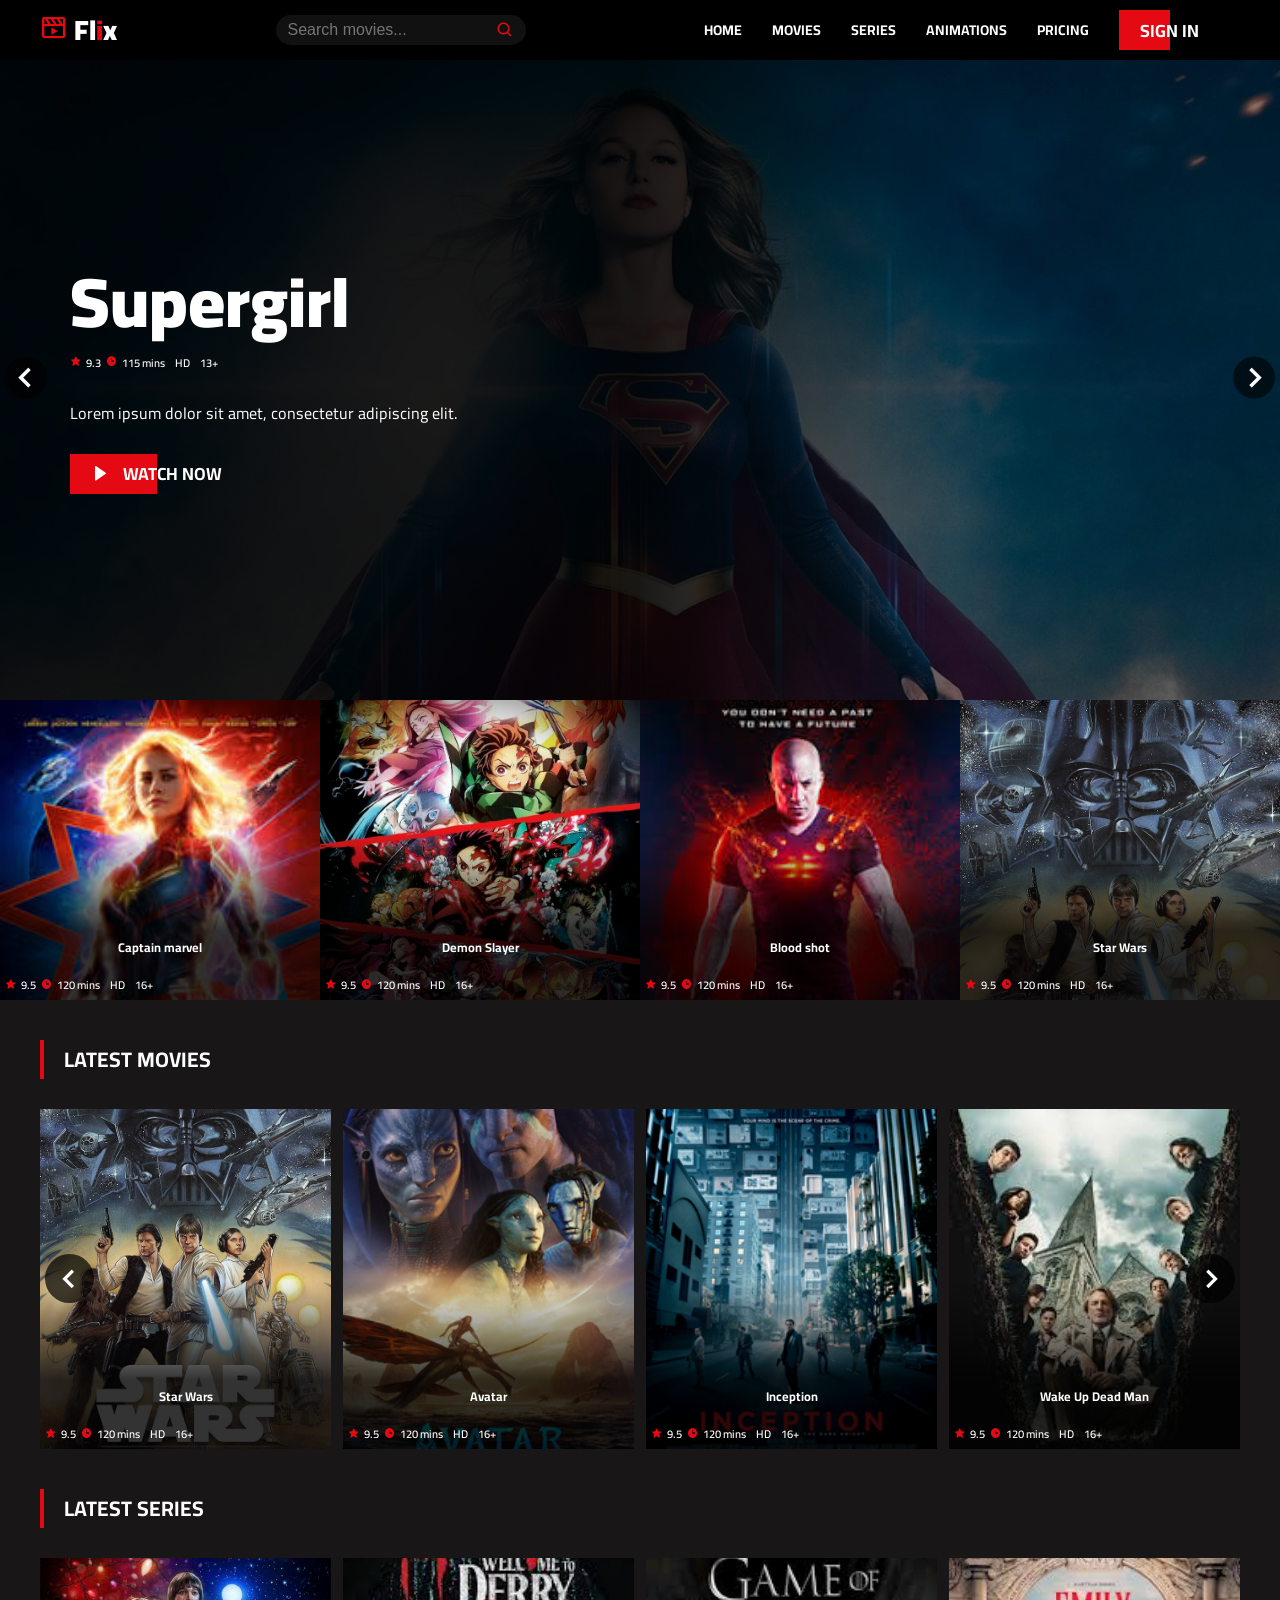
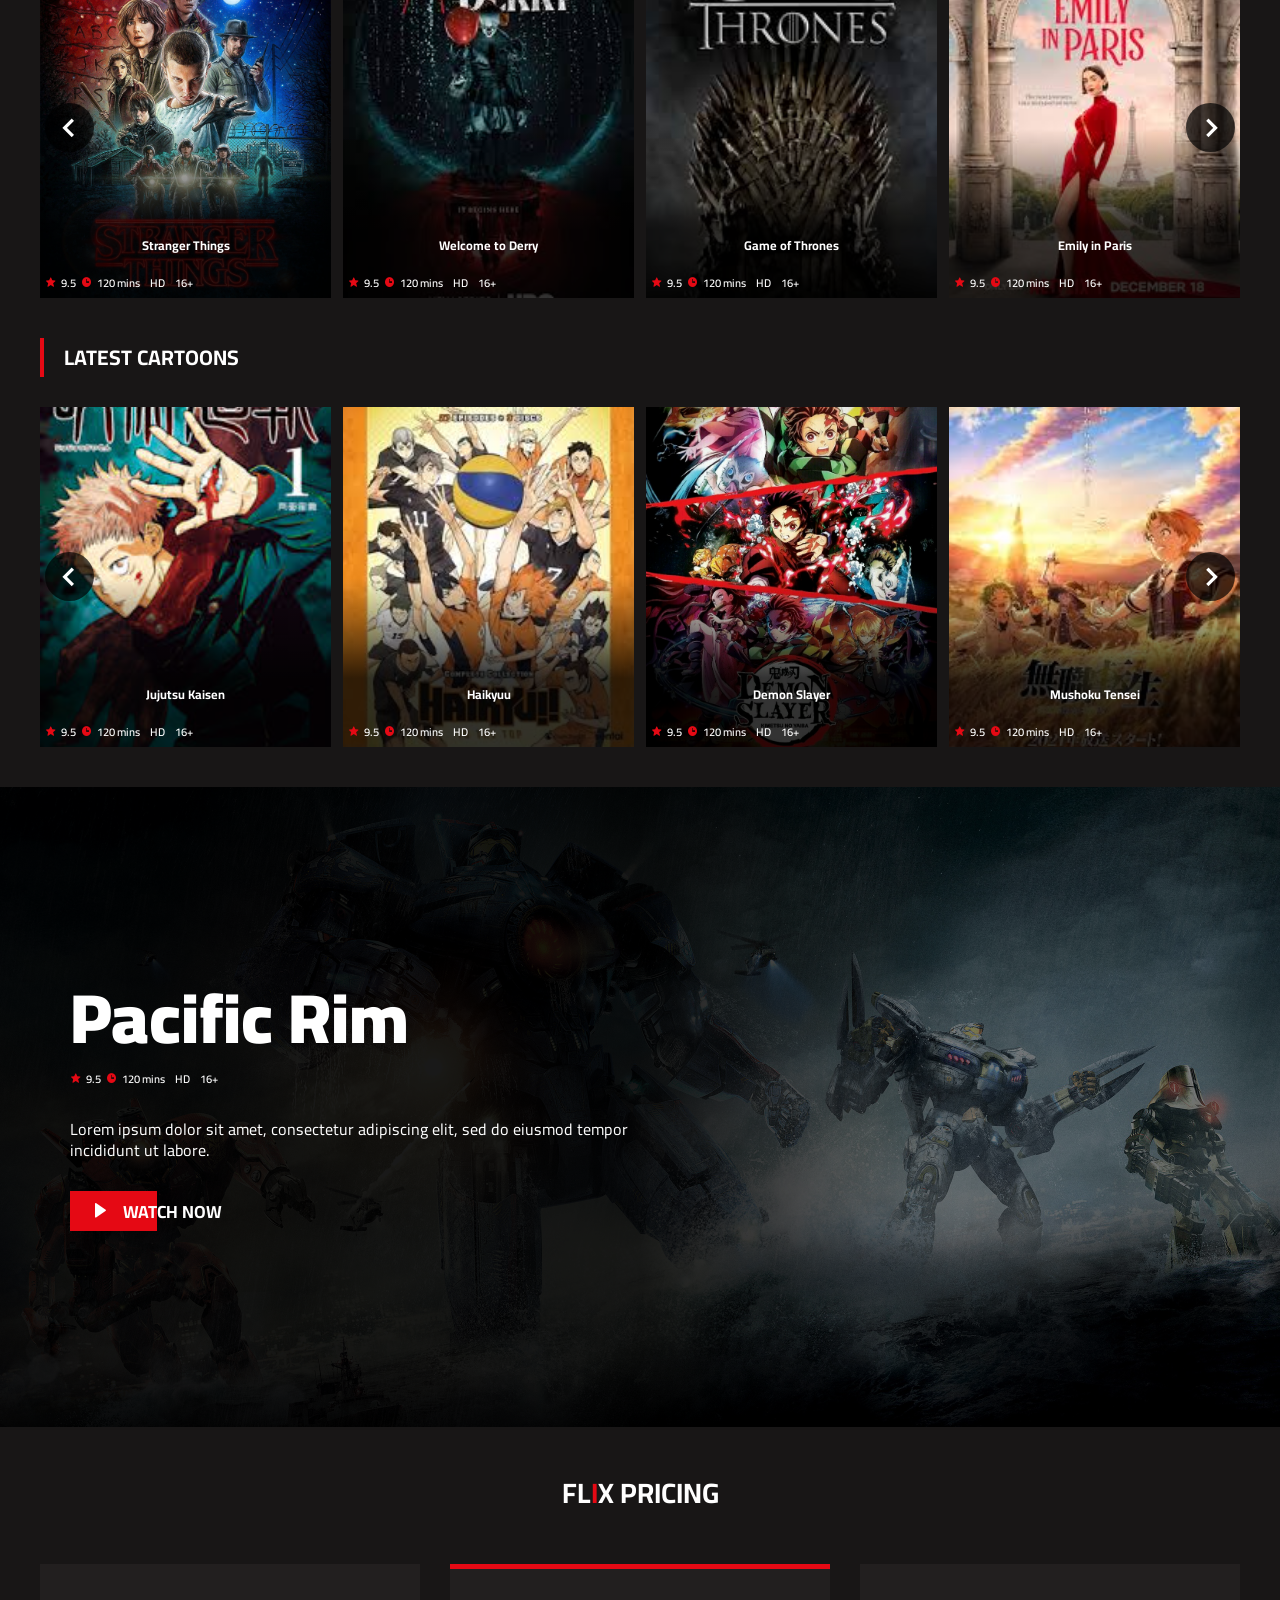
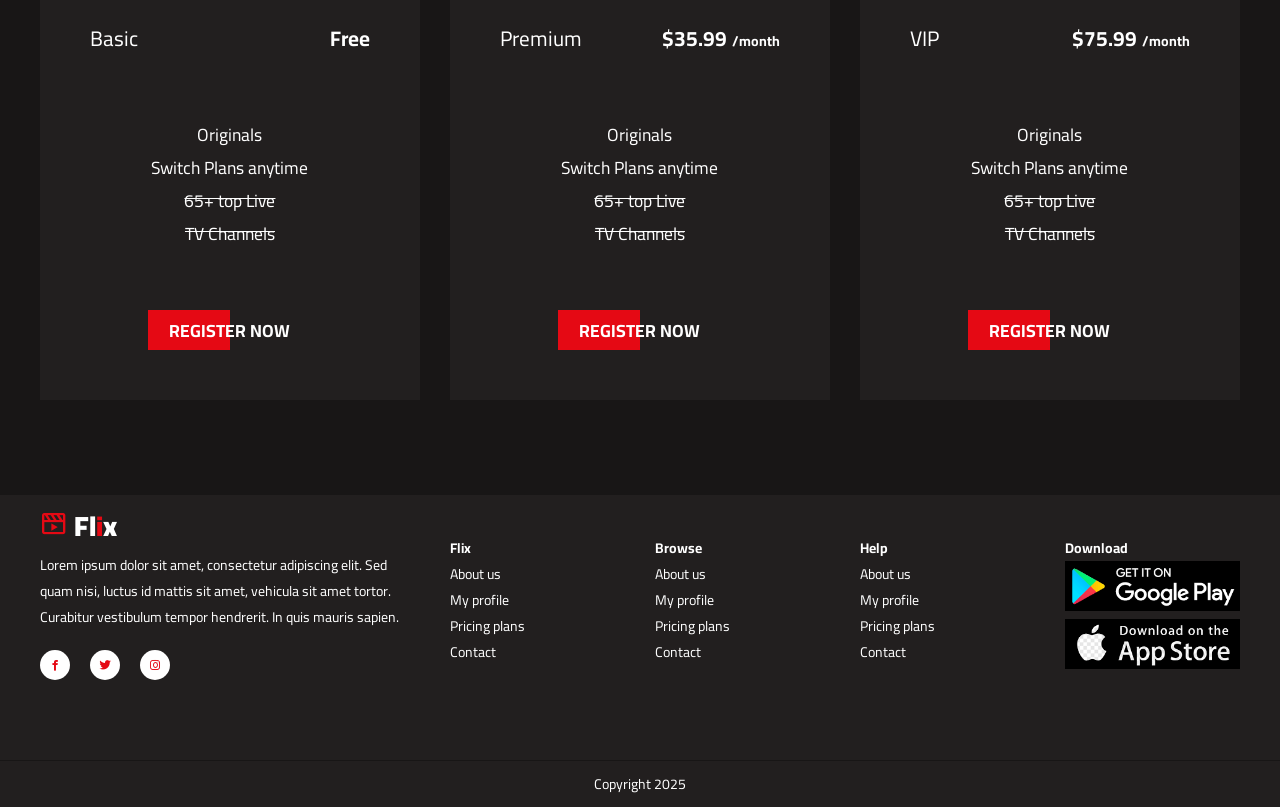
<file: index.html>
<!DOCTYPE html>
<html lang="en">
<head>
    <meta charset="UTF-8">
    <meta name="viewport" content="width=device-width, initial-scale=1.0">
    <title>Flix</title>

    <!-- GOOGLE FONTS -->
    <link rel="preconnect" href="https://fonts.gstatic.com">
    <link href="https://fonts.googleapis.com/css2?family=Cairo:wght@200;300;400;600;700;900&display=swap" rel="stylesheet">

    <!-- OWL CAROUSEL CSS -->
    <link rel="stylesheet"
          href="https://cdnjs.cloudflare.com/ajax/libs/OwlCarousel2/2.3.4/assets/owl.carousel.min.css">

    <link rel="stylesheet"
          href="https://cdnjs.cloudflare.com/ajax/libs/OwlCarousel2/2.3.4/assets/owl.theme.default.min.css">

    <!-- BOX ICONS -->
    <link href="https://unpkg.com/boxicons@2.0.7/css/boxicons.min.css" rel="stylesheet">

    <!-- CSS -->
    <link rel="stylesheet" href="style.css">
    <link rel="stylesheet" href="grid.css">
</head>

<body>

<!-- NAVBAR -->
<div class="nav-wrapper">
    <div class="container">
        <div class="nav">
            <a href="#" class="logo">
                <i class='bx bx-movie-play bx-tada main-color'></i>
                Fl<span class="main-color">i</span>x
            </a>

<!-- SEARCH -->
 <div class="nav-search">
  <input type="text" id="searchInput" placeholder="Search movies..." />
  <i class="bx bx-search" id="searchBtn"></i>
 </div>



            <ul class="nav-menu" id="nav-menu">
                <li><a href="#home">Home</a></li>
                <li><a href="#movies">Movies</a></li>
                <li><a href="#series">Series</a></li>
                <li><a href="#animations">Animations</a></li>
                <li><a href="#pricing">Pricing</a></li>
                <li>
                    <a href="#" class="btn btn-hover">
                        <span>Sign in</span>
                    </a>
                </li>
            </ul>
            <div class="hamburger-menu" id="hamburger-menu">
                <div class="hamburger"></div>
            </div>
        </div>
    </div>
</div>
<!-- END NAVBAR -->


<!-- HERO SECTIONp -->
<div class="hero-section" id="home">
    <div class="hero-slide">
        <div class="owl-carousel carousel-nav-center" id="hero-carousel">

            <!-- SLIDE 1 -->
            <div class="hero-slide-item movie-item" data-imdbid="tt1825683">
                <img src="./images/black-banner.jpg" alt="Black Panther">
                <div class="overlay"></div>
                <div class="hero-slide-item-content">
                    <div class="item-content-wrapper">
                        <div class="item-content-title top-down">Black Panther</div>

                        <div class="movie-infos top-down delay-2">
                            <div class="movie-info">
                                <i class="bx bxs-star"></i><span>9.5</span>
                            </div>
                            <div class="movie-info">
                                <i class="bx bxs-time"></i><span>120 mins</span>
                            </div>
                            <div class="movie-info"><span>HD</span></div>
                            <div class="movie-info"><span>16+</span></div>
                        </div>

                        <div class="item-content-description top-down delay-4">
                            Lorem ipsum dolor sit amet, consectetur adipiscing elit,
                            sed do eiusmod tempor incid idunt ut labore.
                        </div>

                        <div class="item-action top-down delay-6">
                            <a href="#" class="btn btn-hover">
                                <i class="bx bxs-right-arrow"></i>
                                <span>Watch now</span>
                            </a>
                        </div>
                    </div>
                </div>
            </div>

            <!-- SLIDE 2 -->
            <div class="hero-slide-item movie-item" data-imdbid="tt4016454">
                <img src="./images/supergirl-banner.jpg" alt="Supergirl">
                <div class="overlay"></div>
                <div class="hero-slide-item-content">
                    <div class="item-content-wrapper">
                        <div class="item-content-title top-down">Supergirl</div>

                        <div class="movie-infos top-down delay-2">
                            <div class="movie-info">
                                <i class="bx bxs-star"></i><span>9.3</span>
                            </div>
                            <div class="movie-info">
                                <i class="bx bxs-time"></i><span>115 mins</span>
                            </div>
                            <div class="movie-info"><span>HD</span></div>
                            <div class="movie-info"><span>13+</span></div>
                        </div>

                        <div class="item-content-description top-down delay-4">
                            Lorem ipsum dolor sit amet, consectetur adipiscing elit.
                        </div>

                        <div class="item-action top-down delay-6">
                            <a href="#" class="btn btn-hover">
                                <i class="bx bxs-right-arrow"></i>
                                <span>Watch now</span>
                            </a>
                        </div>
                    </div>
                </div>
            </div>

            <!-- SLIDE 3 -->
            <div class="hero-slide-item movie-item" data-imdbid="tt9140560">
                <img src="./images/wanda-banner.jpg" alt="Wanda Vision">
                <div class="overlay"></div>
                <div class="hero-slide-item-content">
                    <div class="item-content-wrapper">
                        <div class="item-content-title top-down">Wanda Vision</div>

                        <div class="movie-infos top-down delay-2">
                            <div class="movie-info">
                                <i class="bx bxs-star"></i><span>9.6</span>
                            </div>
                            <div class="movie-info">
                                <i class="bx bxs-time"></i><span>130 mins</span>
                            </div>
                            <div class="movie-info"><span>HD</span></div>
                            <div class="movie-info"><span>16+</span></div>
                        </div>

                        <div class="item-content-description top-down delay-4">
                            Sed do eiusmod tempor incididunt ut labore et dolore magna aliqua.
                        </div>

                        <div class="item-action top-down delay-6">
                            <a href="#" class="btn btn-hover">
                                <i class="bx bxs-right-arrow"></i>
                                <span>Watch now</span>
                            </a>
                        </div>
                    </div>
                </div>
            </div>

        </div>
    </div>
    <!-- END HERO SLIDE -->

<!-- TOP MOVIES SLIDE -->
     <div class="top-movies-slide">
        <div class="owl-carousel" id="top-movies-slide">
            <!-- MOVIE ITEM -->
             <div class="movie-item" data-imdbid="tt0145487">
                <img src="/images/spiderman.jpg" alt="">
                <div class="movie-item-content">
                    <div class="movie-item-title">
                        Spiderman
                    </div>
                       <div class="movie-infos">
                            <div class="movie-info">
                                <i class="bx bxs-star"></i><span>9.5</span>
                            </div>
                            <div class="movie-info">
                                <i class="bx bxs-time"></i><span>120 mins</span>
                            </div>
                            <div class="movie-info"><span>HD</span></div>
                            <div class="movie-info"><span>16+</span></div>
                        </div>
                </div>
             </div>
             <!-- END MOVIE ITEM -->

            <!-- MOVIE ITEM -->
             <div class="movie-item" data-imdbid="tt4154664">
                <img src="/images/captainmarvel.jpg" alt="">
                <div class="movie-item-content">
                    <div class="movie-item-title">
                        Captain marvel
                    </div>
                       <div class="movie-infos">
                            <div class="movie-info">
                                <i class="bx bxs-star"></i><span>9.5</span>
                            </div>
                            <div class="movie-info">
                                <i class="bx bxs-time"></i><span>120 mins</span>
                            </div>
                            <div class="movie-info"><span>HD</span></div>
                            <div class="movie-info"><span>16+</span></div>
                        </div>
                </div>
             </div>
             <!-- END MOVIE ITEM -->

            <!-- MOVIE ITEM -->
             <div class="movie-item" data-imdbid="tt9335498">
                <img src="/images/demonslayer.jpg" alt="">
                <div class="movie-item-content">
                    <div class="movie-item-title">
                        Demon Slayer
                    </div>
                       <div class="movie-infos">
                            <div class="movie-info">
                                <i class="bx bxs-star"></i><span>9.5</span>
                            </div>
                            <div class="movie-info">
                                <i class="bx bxs-time"></i><span>120 mins</span>
                            </div>
                            <div class="movie-info"><span>HD</span></div>
                            <div class="movie-info"><span>16+</span></div>
                        </div>
                </div>
             </div>
             <!-- END MOVIE ITEM -->

            <!-- MOVIE ITEM -->
             <div class="movie-item" data-imdbid="tt1634106">
                <img src="/images/bloodshot.jpg" alt="">
                <div class="movie-item-content">
                    <div class="movie-item-title">
                        Blood shot
                    </div>
                       <div class="movie-infos">
                            <div class="movie-info">
                                <i class="bx bxs-star"></i><span>9.5</span>
                            </div>
                            <div class="movie-info">
                                <i class="bx bxs-time"></i><span>120 mins</span>
                            </div>
                            <div class="movie-info"><span>HD</span></div>
                            <div class="movie-info"><span>16+</span></div>
                        </div>
                </div>
             </div>
             <!-- END MOVIE ITEM -->

            <!-- MOVIE ITEM -->
             <div class="movie-item" data-imdbid="tt0076759">
                <img src="/images/starwar.jpg" alt="">
                <div class="movie-item-content">
                    <div class="movie-item-title">
                        Star Wars
                    </div>
                       <div class="movie-infos">
                            <div class="movie-info">
                                <i class="bx bxs-star"></i><span>9.5</span>
                            </div>
                            <div class="movie-info">
                                <i class="bx bxs-time"></i><span>120 mins</span>
                            </div>
                            <div class="movie-info"><span>HD</span></div>
                            <div class="movie-info"><span>16+</span></div>
                        </div>
                </div>
             </div>
             <!-- END MOVIE ITEM -->

             <!-- MOVIE ITEM -->
             <div class="movie-item" data-imdbid="tt0468569">
                <img src="/images/darkknight.jpg" alt="">
                <div class="movie-item-content">
                    <div class="movie-item-title">
                        The Dark knight
                    </div>
                       <div class="movie-infos">
                            <div class="movie-info">
                                <i class="bx bxs-star"></i><span>9.5</span>
                            </div>
                            <div class="movie-info">
                                <i class="bx bxs-time"></i><span>120 mins</span>
                            </div>
                            <div class="movie-info"><span>HD</span></div>
                            <div class="movie-info"><span>16+</span></div>
                        </div>
                </div>
             </div>
             <!-- END MOVIE ITEM -->
        </div>
     </div>
</div>
<!-- END HERO SECTION -->

 <div class="section" id="search-section" style="display:none;">
  <div class="container">
    <div class="section-header">Search Results</div>
    <div class="movies-slide owl-carousel" id="search-results"></div>
  </div>
</div>


<!-- LATEST MOVIE SECTION -->
<div class="section" id="movies">
    <div class="container">
        <div class="section-header">
            latest movies
        </div>
        <div class="movies-slide carousel-nav-center owl-carousel">
            <!-- MOVIE ITEM -->
            <a href="movie.html?imdbID=tt0076759" class="movie-item">
                <img src="/images/starwar.jpg" alt="">
                <div class="movie-item-content">
                    <div class="movie-item-title">
                        Star Wars
                    </div>
                       <div class="movie-infos">
                            <div class="movie-info">
                                <i class="bx bxs-star"></i><span>9.5</span>
                            </div>
                            <div class="movie-info">
                                <i class="bx bxs-time"></i><span>120 mins</span>
                            </div>
                            <div class="movie-info"><span>HD</span></div>
                            <div class="movie-info"><span>16+</span></div>
                        </div>
                </div>
            </a>
             <!-- END MOVIE ITEM -->
 
            <!-- MOVIE ITEM -->
            <a href="movie.html?imdbID=tt0499549" class="movie-item">
                <img src="/images/Avatar.jpg" alt="">
                <div class="movie-item-content">
                    <div class="movie-item-title">
                        Avatar
                    </div>
                       <div class="movie-infos">
                            <div class="movie-info">
                                <i class="bx bxs-star"></i><span>9.5</span>
                            </div>
                            <div class="movie-info">
                                <i class="bx bxs-time"></i><span>120 mins</span>
                            </div>
                            <div class="movie-info"><span>HD</span></div>
                            <div class="movie-info"><span>16+</span></div>
                        </div>
                </div>
            </a>
             <!-- END MOVIE ITEM -->

            <!-- MOVIE ITEM -->
            <a href="movie.html?imdbID=tt1375666" class="movie-item">
                <img src="/images/Inception.jpg" alt="">
                <div class="movie-item-content">
                    <div class="movie-item-title">
                      Inception  
                    </div>
                       <div class="movie-infos">
                            <div class="movie-info">
                                <i class="bx bxs-star"></i><span>9.5</span>
                            </div>
                            <div class="movie-info">
                                <i class="bx bxs-time"></i><span>120 mins</span>
                            </div>
                            <div class="movie-info"><span>HD</span></div>
                            <div class="movie-info"><span>16+</span></div>
                        </div>
                </div>
            </a>
            <!-- END MOVIE ITEM -->

            <!-- MOVIE ITEM -->
            <a href="#" class="movie-item">
                <img src="/images/wakeupdeadman.jpg" alt="">
                <div class="movie-item-content">
                    <div class="movie-item-title">
                        Wake Up Dead Man
                    </div>
                       <div class="movie-infos">
                            <div class="movie-info">
                                <i class="bx bxs-star"></i><span>9.5</span>
                            </div>
                            <div class="movie-info">
                                <i class="bx bxs-time"></i><span>120 mins</span>
                            </div>
                            <div class="movie-info"><span>HD</span></div>
                            <div class="movie-info"><span>16+</span></div>
                        </div>
                </div>
            </a>
            <!-- END MOVIE ITEM -->

           <!-- MOVIE ITEM -->
            <a href="movie.html?imdbID=tt0103874" class="movie-item">
                <img src="/images/dracula.jpg" alt="">
                <div class="movie-item-content">
                    <div class="movie-item-title">
                        Dracula
                    </div>
                       <div class="movie-infos">
                            <div class="movie-info">
                                <i class="bx bxs-star"></i><span>9.5</span>
                            </div>
                            <div class="movie-info">
                                <i class="bx bxs-time"></i><span>120 mins</span>
                            </div>
                            <div class="movie-info"><span>HD</span></div>
                            <div class="movie-info"><span>16+</span></div>
                        </div>
                </div>
            </a>
             <!-- END MOVIE ITEM -->
            <!-- MOVIE ITEM -->
            <a href="movie.html?imdbID=tt0078346" class="movie-item">
                <img src="/images/superman.jpg" alt="">
                <div class="movie-item-content">
                    <div class="movie-item-title">
                        Superman
                    </div>
                       <div class="movie-infos">
                            <div class="movie-info">
                                <i class="bx bxs-star"></i><span>9.5</span>
                            </div>
                            <div class="movie-info">
                                <i class="bx bxs-time"></i><span>120 mins</span>
                            </div>
                            <div class="movie-info"><span>HD</span></div>
                            <div class="movie-info"><span>16+</span></div>
                        </div>
                </div>
            </a>
              <!-- MOVIE ITEM -->
            <a href="movie.html?imdbID=tt4839610" class="movie-item">
                <img src="/images/Mighty-Nein.jpg" alt="">
                <div class="movie-item-content">
                    <div class="movie-item-title">
                        The Mighty Nein
                    </div>
                       <div class="movie-infos">
                            <div class="movie-info">
                                <i class="bx bxs-star"></i><span>9.5</span>
                            </div>
                            <div class="movie-info">
                                <i class="bx bxs-time"></i><span>120 mins</span>
                            </div>
                            <div class="movie-info"><span>HD</span></div>
                            <div class="movie-info"><span>16+</span></div>
                        </div>
                </div>
            </a>
             <!-- END MOVIE ITEM -->
            <!-- END MOVIE ITEM -->




        </div>
    </div>
</div>
<!-- END LATEST MOVIE SECTION -->


<!-- LATEST SERIES SECTION -->
<div class="section" id="series">
    <div class="container">
        <div class="section-header">
            latest series
        </div>
        <div class="movies-slide carousel-nav-center owl-carousel">
            <!-- MOVIE ITEM -->
            <a href="movie.html?imdbID=tt4574334" class="movie-item">
                <img src="/images/stranger.jpg" alt="">
                <div class="movie-item-content">
                    <div class="movie-item-title">
                        Stranger Things
                    </div>
                       <div class="movie-infos">
                            <div class="movie-info">
                                <i class="bx bxs-star"></i><span>9.5</span>
                            </div>
                            <div class="movie-info">
                                <i class="bx bxs-time"></i><span>120 mins</span>
                            </div>
                            <div class="movie-info"><span>HD</span></div>
                            <div class="movie-info"><span>16+</span></div>
                        </div>
                </div>
            </a>
             <!-- END MOVIE ITEM -->

            <!-- MOVIE ITEM -->
            <a href="movie.html?imdbID=UNKNOWN" class="movie-item">
                <img src="/images/derry.jpg" alt="">
                <div class="movie-item-content">
                    <div class="movie-item-title">
                     Welcome to Derry
                    </div>
                       <div class="movie-infos">
                            <div class="movie-info">
                                <i class="bx bxs-star"></i><span>9.5</span>
                            </div>
                            <div class="movie-info">
                                <i class="bx bxs-time"></i><span>120 mins</span>
                            </div>
                            <div class="movie-info"><span>HD</span></div>
                            <div class="movie-info"><span>16+</span></div>
                        </div>
                </div>
            </a>
             <!-- END MOVIE ITEM -->

            <!-- MOVIE ITEM -->
            <a href="movie.html?imdbID=tt0944947" class="movie-item">
                <img src="/images/gameofthrones.jpg" alt="">
                <div class="movie-item-content">
                    <div class="movie-item-title">
                        Game of Thrones
                    </div>
                       <div class="movie-infos">
                            <div class="movie-info">
                                <i class="bx bxs-star"></i><span>9.5</span>
                            </div>
                            <div class="movie-info">
                                <i class="bx bxs-time"></i><span>120 mins</span>
                            </div>
                            <div class="movie-info"><span>HD</span></div>
                            <div class="movie-info"><span>16+</span></div>
                        </div>
                </div>
            </a>
             <!-- END MOVIE ITEM -->

            <!-- MOVIE ITEM -->
            <a href="movie.html?imdbID=tt8962124" class="movie-item">
                <img src="/images/emily.jpg" alt="">
                <div class="movie-item-content">
                    <div class="movie-item-title">
                      Emily in Paris  
                    </div>
                       <div class="movie-infos">
                            <div class="movie-info">
                                <i class="bx bxs-star"></i><span>9.5</span>
                            </div>
                            <div class="movie-info">
                                <i class="bx bxs-time"></i><span>120 mins</span>
                            </div>
                            <div class="movie-info"><span>HD</span></div>
                            <div class="movie-info"><span>16+</span></div>
                        </div>
                </div>
            </a>
            <!-- END MOVIE ITEM -->

            <!-- MOVIE ITEM -->
            <a href="movie.html?imdbID=tt12637874" class="movie-item">
                <img src="/images/fallout.jpg" alt="">
                <div class="movie-item-content">
                    <div class="movie-item-title">
                        Fallout
                    </div>
                       <div class="movie-infos">
                            <div class="movie-info">
                                <i class="bx bxs-star"></i><span>9.5</span>
                            </div>
                            <div class="movie-info">
                                <i class="bx bxs-time"></i><span>120 mins</span>
                            </div>
                            <div class="movie-info"><span>HD</span></div>
                            <div class="movie-info"><span>16+</span></div>
                        </div>
                </div>
            </a>
            <!-- END MOVIE ITEM -->

           <!-- MOVIE ITEM -->
            <a href="movie.html?imdbID=UNKNOWN" class="movie-item">
                <img src="/images/abandons.jpg" alt="">
                <div class="movie-item-content">
                    <div class="movie-item-title">
                        The Abandons
                    </div>
                       <div class="movie-infos">
                            <div class="movie-info">
                                <i class="bx bxs-star"></i><span>9.5</span>
                            </div>
                            <div class="movie-info">
                                <i class="bx bxs-time"></i><span>120 mins</span>
                            </div>
                            <div class="movie-info"><span>HD</span></div>
                            <div class="movie-info"><span>16+</span></div>
                        </div>
                </div>
            </a>
             <!-- END MOVIE ITEM -->
            <!-- MOVIE ITEM -->
            <a href="movie.html?imdbID=tt13443470" class="movie-item">
                <img src="/images/wednesday.jpg" alt="">
                <div class="movie-item-content">
                    <div class="movie-item-title">
                        Wednesday
                    </div>
                       <div class="movie-infos">
                            <div class="movie-info">
                                <i class="bx bxs-star"></i><span>9.5</span>
                            </div>
                            <div class="movie-info">
                                <i class="bx bxs-time"></i><span>120 mins</span>
                            </div>
                            <div class="movie-info"><span>HD</span></div>
                            <div class="movie-info"><span>16+</span></div>
                        </div>
                </div>
            </a>
            <!-- END MOVIE ITEM -->

        </div>
    </div>
</div>
<!-- END LATEST SERIES SECTION -->


<!-- LATEST CARTOON SECTION -->
<div class="section" id="animations">
    <div class="container">
        <div class="section-header">
            latest cartoons
        </div>
        <div class="movies-slide carousel-nav-center owl-carousel">
            <!-- MOVIE ITEM -->
            <a href="movie.html?imdbID=tt12343534" class="movie-item">
                <img src="/images/jujutsu.jpg" alt="">
                <div class="movie-item-content">
                    <div class="movie-item-title">
                        Jujutsu Kaisen
                    </div>
                       <div class="movie-infos">
                            <div class="movie-info">
                                <i class="bx bxs-star"></i><span>9.5</span>
                            </div>
                            <div class="movie-info">
                                <i class="bx bxs-time"></i><span>120 mins</span>
                            </div>
                            <div class="movie-info"><span>HD</span></div>
                            <div class="movie-info"><span>16+</span></div>
                        </div>
                </div>
            </a>
             <!-- END MOVIE ITEM -->

            <!-- MOVIE ITEM -->
            <a href="movie.html?imdbID=tt3398540" class="movie-item">
                <img src="/images/haikyu.jpg" alt="">
                <div class="movie-item-content">
                    <div class="movie-item-title">
                        Haikyuu
                    </div>
                       <div class="movie-infos">
                            <div class="movie-info">
                                <i class="bx bxs-star"></i><span>9.5</span>
                            </div>
                            <div class="movie-info">
                                <i class="bx bxs-time"></i><span>120 mins</span>
                            </div>
                            <div class="movie-info"><span>HD</span></div>
                            <div class="movie-info"><span>16+</span></div>
                        </div>
                </div>
            </a>
             <!-- END MOVIE ITEM -->

            <!-- MOVIE ITEM -->
            <a href="movie.html?imdbID=tt9335498" class="movie-item">
                <img src="/images/demonslayer.jpg" alt="">
                <div class="movie-item-content">
                    <div class="movie-item-title">
                        Demon Slayer
                    </div>
                       <div class="movie-infos">
                            <div class="movie-info">
                                <i class="bx bxs-star"></i><span>9.5</span>
                            </div>
                            <div class="movie-info">
                                <i class="bx bxs-time"></i><span>120 mins</span>
                            </div>
                            <div class="movie-info"><span>HD</span></div>
                            <div class="movie-info"><span>16+</span></div>
                        </div>
                </div>
            </a>
             <!-- END MOVIE ITEM -->

            <!-- MOVIE ITEM -->
            <a href="movie.html?imdbID=tt13293588" class="movie-item">
                <img src="/images/Mushokutensei.jpg" alt="">
                <div class="movie-item-content">
                    <div class="movie-item-title">
                      Mushoku Tensei  
                    </div>
                       <div class="movie-infos">
                            <div class="movie-info">
                                <i class="bx bxs-star"></i><span>9.5</span>
                            </div>
                            <div class="movie-info">
                                <i class="bx bxs-time"></i><span>120 mins</span>
                            </div>
                            <div class="movie-info"><span>HD</span></div>
                            <div class="movie-info"><span>16+</span></div>
                        </div>
                </div>
            </a>
            <!-- END MOVIE ITEM -->

            <!-- MOVIE ITEM -->
            <a href="movie.html?imdbID=tt10022274" class="movie-item">
                <img src="/images/goblinslayer.jpg" alt="">
                <div class="movie-item-content">
                    <div class="movie-item-title">
                        Goblin Slayer
                    </div>
                       <div class="movie-infos">
                            <div class="movie-info">
                                <i class="bx bxs-star"></i><span>9.5</span>
                            </div>
                            <div class="movie-info">
                                <i class="bx bxs-time"></i><span>120 mins</span>
                            </div>
                            <div class="movie-info"><span>HD</span></div>
                            <div class="movie-info"><span>16+</span></div>
                        </div>
                </div>
            </a>
            <!-- END MOVIE ITEM -->

           <!-- MOVIE ITEM -->
            <a href="movie.html?imdbID=tt28142631" class="movie-item">
                <img src="/images/ragnacrimson.jpg" alt="">
                <div class="movie-item-content">
                    <div class="movie-item-title">
                        Ragna Crimson
                    </div>
                       <div class="movie-infos">
                            <div class="movie-info">
                                <i class="bx bxs-star"></i><span>9.5</span>
                            </div>
                            <div class="movie-info">
                                <i class="bx bxs-time"></i><span>120 mins</span>
                            </div>
                            <div class="movie-info"><span>HD</span></div>
                            <div class="movie-info"><span>16+</span></div>
                        </div>
                </div>
            </a>
             <!-- END MOVIE ITEM -->
            <!-- MOVIE ITEM -->
            <a href="movie.html?imdbID=tt1316554" class="movie-item">
                <img src="/images/blackbutler.jpg" alt="">
                <div class="movie-item-content">
                    <div class="movie-item-title">
                        Black Butler
                    </div>
                       <div class="movie-infos">
                            <div class="movie-info">
                                <i class="bx bxs-star"></i><span>9.5</span>
                            </div>
                            <div class="movie-info">
                                <i class="bx bxs-time"></i><span>120 mins</span>
                            </div>
                            <div class="movie-info"><span>HD</span></div>
                            <div class="movie-info"><span>16+</span></div>
                        </div>
                </div>
            </a>
            <!-- END MOVIE ITEM -->

        </div>
    </div>
</div>
<!-- END LATEST CARTOON SECTION -->

<!-- SPECIAL MOVIE SECTION -->
 <div class="section">
  <div class="hero-slide-item">
    <img src="./images/pacificrim.jpg" alt="Pacific Rim">
    <div class="overlay"></div>

    <div class="hero-slide-item-content">
      <div class="item-content-wrapper">
        <div class="item-content-title">Pacific Rim</div>

        <div class="movie-infos">
          <div class="movie-info">
            <i class="bx bxs-star"></i><span>9.5</span>
          </div>
          <div class="movie-info">
            <i class="bx bxs-time"></i><span>120 mins</span>
          </div>
          <div class="movie-info"><span>HD</span></div>
          <div class="movie-info"><span>16+</span></div>
        </div>

        <div class="item-content-description">
          Lorem ipsum dolor sit amet, consectetur adipiscing elit,
          sed do eiusmod tempor incididunt ut labore.
        </div>

        <div class="item-action">
          <a href="movie.html?imdbID=tt1663662" class="btn btn-hover">
            <i class="bx bxs-right-arrow"></i>
            <span>Watch now</span>
          </a>
        </div>
      </div>
    </div>
  </div>
</div>

<!-- END SPECIAL MOVIE SECTION -->

<!-- PRICING SECTION -->
<div class="section" id="pricing">
   <div class="container">
    <div class="pricing">
        <div class="pricing-header">
            Fl<span class="main-color">i</span>x pricing 
        </div>
        <div class="pricing-list">
            <div class="row">
                <div class="col-4 col-md-12 col-sm-12">
                    <div class="pricing-box">
                        <div class="pricing-box-header">
                            <div class="pricing-name">
                                Basic
                            </div>
                            <div class="pricing-price">
                                Free
                            </div>
                        </div>
                        <div class="pricing-box-content">
                            <p>Originals</p>
                            <p>Switch Plans anytime</p>
                            <p><del>65+ top Live</del></p>
                            <p><del>TV Channels</del></p>
                        </div>
                        <div class="pricing-box-action">
                            <a href="#" class="btn btn-hover">
                                <span>Register now</span>
                            </a>
                        </div>
                    </div>
                </div>
                <div class="col-4 col-md-12 col-sm-12">
                     <div class="pricing-box hightlight">
                        <div class="pricing-box-header">
                            <div class="pricing-name">
                                Premium
                            </div>
                            <div class="pricing-price">
                                $35.99 <span>/month</span>
                            </div>
                        </div>
                        <div class="pricing-box-content">
                            <p>Originals</p>
                            <p>Switch Plans anytime</p>
                            <p><del>65+ top Live</del></p>
                            <p><del>TV Channels</del></p>
                        </div>
                        <div class="pricing-box-action">
                            <a href="#" class="btn btn-hover">
                                <span>Register now</span>
                            </a>
                        </div>
                    </div>
                </div>
                <div class="col-4 col-md-12 col-sm-12">
                     <div class="pricing-box">
                        <div class="pricing-box-header">
                            <div class="pricing-name">
                                VIP
                            </div>
                            <div class="pricing-price">
                                $75.99 <span>/month</span>
                            </div>
                        </div>
                        <div class="pricing-box-content">
                            <p>Originals</p>
                            <p>Switch Plans anytime</p>
                            <p><del>65+ top Live</del></p>
                            <p><del>TV Channels</del></p>
                        </div>
                        <div class="pricing-box-action">
                            <a href="#" class="btn btn-hover">
                                <span>Register now</span>
                            </a>
                        </div>
                    </div>
                </div>
            </div>
        </div>
    </div>
   </div> 
</div>
<!-- END PRICING SECTION -->

<!-- FOOTER SECTION -->
 <div class="footer section">
    <div class="container">
        <div class="row">
            <div class="col-4 col-md-6 col-sm-12">
                <div class="content">
                    <a href="#" class="logo">
                    <i class='bx bx-movie-play bx-tada main-color'></i>
                    Fl<span class="main-color">i</span>x
                   </a>
                   <p>Lorem ipsum dolor sit amet, consectetur adipiscing elit. Sed quam nisi, luctus id mattis sit amet, 
                    vehicula sit amet tortor. Curabitur vestibulum tempor hendrerit. In quis mauris sapien.</p>
                    <div class="social-list">
                       <a href="#" class="social-item">
                         <i class="bx bxl-facebook"></i>       
                       </a> 
                        <a href="#" class="social-item">
                          <i class="bx bxl-twitter"></i>       
                        </a>
                        <a href="#" class="social-item">
                          <i class="bx bxl-instagram"></i>       
                        </a>
                    </div>
                </div>
            </div> 
            <div class="col-8 col-md-6 col-sm-12">
                <div class="row">
                    <div class="col-3 col-md-6 col-sm-12">
                        <div class="content">
                            <p><b>Flix</b></p>
                            <ul class="footer menu">
                                <li><a href="#">About us</a></li>
                                <li><a href="#">My profile</a></li>
                                <li><a href="#">Pricing plans</a></li>
                                <li><a href="#">Contact</a></li>
                            </ul>
                        </div>
                    </div>
                    <div class="col-3 col-md-6 col-sm-12">
                        <div class="content">
                            <p><b>Browse</b></p>
                            <ul class="footer menu">
                                <li><a href="#">About us</a></li>
                                <li><a href="#">My profile</a></li>
                                <li><a href="#">Pricing plans</a></li>
                                <li><a href="#">Contact</a></li>
                            </ul>
                        </div>
                    </div>
                    <div class="col-3 col-md-6 col-sm-12">
                        <div class="content">
                             <p><b>Help</b></p>
                            <ul class="footer menu">
                                <li><a href="#">About us</a></li>
                                <li><a href="#">My profile</a></li>
                                <li><a href="#">Pricing plans</a></li>
                                <li><a href="#">Contact</a></li>
                            </ul>
                        </div>
                    </div>
                    <div class="col-3 col-md-6 col-sm-12">
                        <div class="content">
                             <p><b>Download</b></p>
                            <ul class="footer menu">
                                <li><a href="#">
                                    <img src="./images/google-play.png" alt="">
                                </a></li>
                                <li><a href="#">
                                    <img src="./images/app-store.png" alt="">
                                </a></li>
                            </ul>
                        </div>
                    </div>
                </div>
            </div>    
        </div>
    </div>
 </div>
<!-- END FOOTER SECTION -->

<!-- COPYRIGHT SECTION -->
 <div class="copyright">
    Copyright 2025 <a href="#">
 </div>
<!--  END COPYRIGHT SECTION -->


<!-- SCRIPTS -->
<!-- JQUERY -->
<script src="https://code.jquery.com/jquery-3.6.0.min.js"></script>

<!-- OWL CAROUSEL JS -->
<script src="https://cdnjs.cloudflare.com/ajax/libs/OwlCarousel2/2.3.4/owl.carousel.min.js"></script>

<!-- YOUR SCRIPT -->
<script src="script.js"></script>

</body>
</html>
</file>
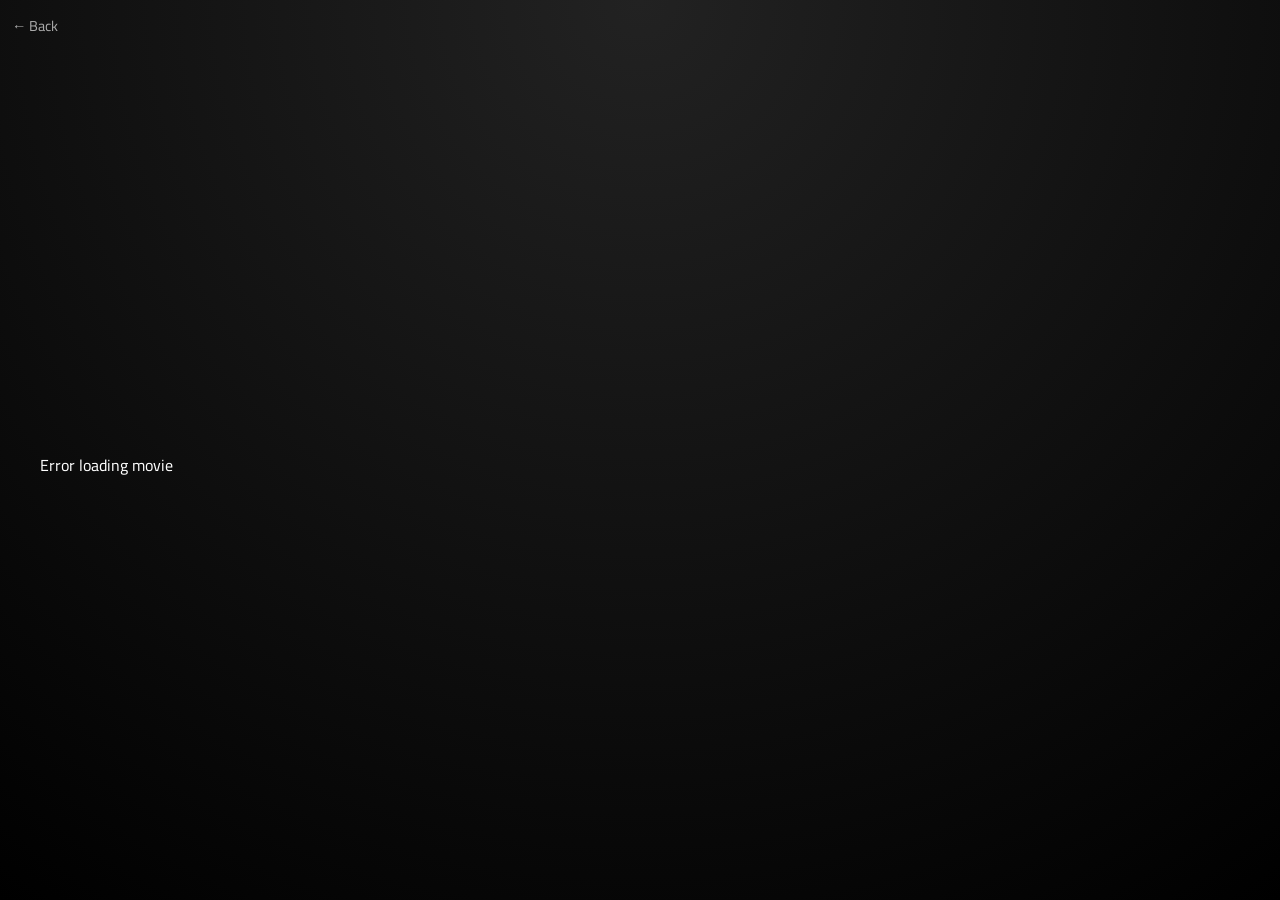
<file: movie.html>
<!DOCTYPE html>
<html lang="en">
<head>
<meta charset="UTF-8">
<title>Movie Details</title>
<meta name="viewport" content="width=device-width, initial-scale=1.0">

<link href="https://fonts.googleapis.com/css2?family=Cairo:wght@400;700&display=swap" rel="stylesheet">
<link rel="stylesheet" href="movie.css">
</head>

<body>

<a href="index.html" class="back-btn">← Back</a>

<div class="container">
  <div id="movieDetail" class="movie-detail">
    <p>Loading movie details...</p>
  </div>
</div>

<script src="movie.js"></script>
</body>
</html>
</file>
<file: style.css>
body{
    overflow-x: hidden;
}

:root {
  --main-color: #e50914;
  --body-bg: #181616;
  --box-bg: #221f1f;
  --text-color: #ffffff;

  --nav-height: 60px;
  --space-top: 30px;
}

* {
  padding: 0;
  margin: 0;
  box-sizing: border-box;
}

html{
    font-size: 16px;
}

body {
    font-family: 'cairo', sans-serif;
    background-color: var(--body-bg);
    color: var(--text-color);
    padding-top: var(--nav-height);
}
a {
    text-decoration: none;
    color: unset;
}

img {
    max-width: 100%;
}

.main-color {
    color: var(--main-color);
}

.container {
    max-width: 1920px;
    padding: 0 40px;
    margin: auto;
}

.overlay {
    position: absolute;
    top: 0;
    right: 0;
    bottom: 0;
    left: 0;
    background-color: rgba(0, 0, 0, 0.5);

}

.nav-wrapper {
    position: fixed;
    top: 0;
    left: 0;
    width: 100%;
    z-index: 99;
    background-color: #000000;
}

.nav {
    display: flex;
    align-items: center;
    justify-content: space-between;
    color: var(--text-color);
    height: var(--nav-height);
}

.nav a {
    color: var(--text-color);
}

.logo {
    font-size: 2rem;
    font-weight: 900;
}

.nav-menu {
    list-style-type: none;
    display: flex;
    align-items: center;
    padding: 0 20px;
}

.nav-menu li ~ li {
  margin-left: 30px;
}

.nav-menu a {
  text-transform: uppercase;
  font-weight: 700;
}

.nav-menu a:hover {
    color: var(--main-color);
}

.nav-menu a.btn:hover,
a.logo:hover,
a.movie-item:hover {
    color: unset;
}

.btn {
    color: #ffffff;
    padding: 0.25rem 1.5rem;
    text-transform: uppercase;
    font-size: 1.25rem;
    font-weight: 700;
    display: inline-flex;
    position: relative;
    align-items: center;
}

.btn-hover::before {
    z-index: 1;
    content: "";
    position: absolute;
    top: 0;
    left: 0;
    width: 50%;
    height: 100%;
    background-color: var(--main-color);
    transition: 0.3s ease-in-out;
}

.btn-hover:hover::before {
    width: 100%;
}

.btn i,
.btn span {
    z-index: 1;
}

.btn i {
    margin-right: 1rem;
}


.hamburger-menu {
    --size: 30px;
    height: var(--size);
    width: var(--size);
    cursor: pointer;
    z-index: 101;
    position: relative;
    display: none;
    align-items: center;
}

.hamburger {
    position: relative;
}

.hamburger,
.hamburger::before,
.hamburger::after {
    width: var(--size);
    height: 3px;
    border-radius: 0.5rem;
    background-color: var(--text-color);
    transition: 0.4s;
}

.hamburger::before,
.hamburger::after {
    content: "";
    position: absolute;
    left: 0;
}

.hamburger::before {
    top: -10px;
}

.hamburger::after {
    bottom: -10px;
}

.hamburger-menu.active .hamburger {
    background-color: transparent;
}


.hamburger-menu.active .hamburger::before {
    transform-origin: top left;
    transform: rotate(45deg);
    left: 6px;
}

.hamburger-menu.active .hamburger::after {
    transform-origin: bottom left;
    transform: rotate(-45deg);
    left: 6px;
}

.hero-slide-item {
    padding-top: 40%;
    position: relative;
    overflow: hidden;
}

.hero-slide-item img {
    width: 100%;
    position: absolute;
    top: 0;
    left: 0;
}

.hero-slide-item-content {
    position: absolute;
    top: 0;
    left: 0;
    width: 100%;
    height: 100%;
    color: var(--text-color);
    display: flex;
}

.item-content-wrapper {
    padding-left: 5rem;
    width: 40%;
    background-color: rgba(0, 0, 0, 0.8);
    display: flex;
    flex-direction: column;
    justify-content: center;
    position: relative;
}

.item-content-wrapper::before {
    content: "";
    position: absolute;
    top: 0;
    left: 100%;
    width: 50%;
    height: 100%;
    background: linear-gradient(to right, rgba(0, 0, 0, 0.8),rgba(0, 0, 0, 0));
}

.item-content-title {
    font-size: 5rem;
    line-height: 5rem;
    font-weight: 900;
}

.movie-infos {
    display: flex;
    align-items: center;
    flex-wrap: wrap;
    margin-top: calc(var(--space-top) / 2);
}

.movie-info {
    display: flex;
    align-items: center;
    font-size: 0.8rem;
    font-weight: 600;
}

.movie-info span {
    margin-left: 5px;
}

.movie-info i {
    color: var(--main-color);
}

.movie-info ~ .movie-info {
    margin-left: 5px;
}

.item-content-description {
    font-size: 1.15rem;
    margin-top: var(--space-top);
    line-height: 1.5rem;
}

.item-action {
    margin-top: var(--space-top);
}

.carousel-nav-center {
    position: relative;  
}

.carousel-nav-center .owl-nav button i {
    font-size: 3rem;
}

.carousel-nav-center .owl-nav button {
    position: absolute;
    top: 50%;
    transform: translateY(-50%);
}

.carousel-nav-center .owl-nav .owl-prev {
    position: absolute;
    left: 5px;
}

.carousel-nav-center .owl-nav .owl-next {
    position: absolute;
    right: 5px;
}

.owl-nav button {
    border: none;
    outline: none;
}

.owl-nav button i {
    background-color: rgba(0, 0, 0, 0.6);
    border-radius: 50%;
}

.owl-nav button:hover i{
    color: var(--main-color);
}

.top-down {
    transform: translateY(-50px);
    visibility: hidden;
    opacity: 0;
    transition: 0.5s ease-in-out;
}

.delay-2 {
    transition-delay: 0.2s;
}

.delay-4 {
    transition-delay: 0.4s;
}

.delay-6 {
    transition-delay: 0.6s;
}

.delay-8 {
    transition-delay: 0.8s;
}

.owl-item.active .top-down {
    transform: translateY(0);
    visibility: visible;
    opacity: 1;
}

.movie-item {
    position: relative;
    overflow: hidden;
    cursor: pointer;
    height: 300px;       
}

.movie-item img {
    position: absolute;
    top: 0;
    left: 0;
    width: 100%;
    transition: transform 0.3s linear;
}

.movie-item:hover img {
    transform: scale(1.2);
}

.movie-item-content {
    position: absolute;
    bottom: 0;
    left: 0;
    width: 100%;
    padding: 5px;
    background-color: rgba(0, 0, 0, 0.8);
}

.movie-item-content::before {
    content: "";
    position: absolute;
    bottom: 100%;
    left: 0;
    width: 100%;
    height: 100px;
    background: linear-gradient(to top, rgba(0, 0, 0, 0.8),rgba(0, 0, 0, 0));
}


.movie-item-title {
    color: var(--text-color);
    font-size: 1.5rem;
    position: relative;
    font-weight: 700;
}


.section .movies-slide {
    position: relative;
    overflow: visible; 
}


#top-movies-slide .owl-nav {
    display: none;
}

.section .movie-item img {
    height: 100%;
    width: 100%;
    object-fit: cover;
    position: relative;
}

/* latest movies same box size */

.section .movies-slide .movie-item {
    height: 340px;
    overflow: hidden;
    position: relative;
    display: block;
}


.section {
    padding-top: 40px;
}

.section-header {
    margin-bottom: 30px;
    padding-left: 20px;
    text-transform: uppercase;
    font-size: 1.5rem;
    font-weight: 700;
    border-left: 4px solid var(--main-color);
    display: flex;
    align-items: center;
}

/* LATEST MOVIES ARROWS */
.section .movies-slide .owl-nav {
    display: block !important;
}

.section .movies-slide .owl-nav button {
    position: absolute;
    top: 50%;
    transform: translateY(-50%);
    z-index: 10;
}

.section .movies-slide .owl-nav button i {
    font-size: 2.8rem;
    background: rgba(0,0,0,0.7);
    border-radius: 50%;
    padding: 5px;
}

.pricing-header {
    margin-bottom: 30px;
    text-align: center;
    font-size: 2rem;
    font-weight: 700;
    text-transform: uppercase;

}

.pricing-box {
   padding: 50px; 
   margin: 15px 0;
   background-color: var(--box-bg);
   border-top: 5px solid transparent;
   transition: transform .3s ease-in-out;
}

.pricing-box:hover {
    transform: translateY(-20px);
}

.pricing-box.hightlight {
    border-top: 5px solid var(--main-color);
}

.pricing-box-header {
    display: flex;
    align-items: center;
    justify-content: space-between;  
    font-size: 1.5rem; 
}

.pricing-price {
    font-weight: 700;
}

.pricing-price span {
    font-size: 1rem;
}

.pricing-box-content {
    text-align: center;
    margin-top: 60px;
    font-size: 1.25rem;
}

.pricing-box-action {
    text-align: center;
    margin-top: 60px;
}

.footer.section {
    margin-top: 80px;
    padding-bottom: 80px;
    position: relative;
    background-color: var(--box-bg);
}

.footer a:hover {
    color: var(--main-color);
}

.footer a.logo {
    margin-top: -2.5rem;
    display: block;
}

.footer a.logo:hover {
    color: unset;
}

.social-list {
    display: flex;
    align-items: center;
    margin-top: 20px;
}

.social-item {
    --size:30px;
    height: var(--size);
    width: var(--size);
    display: grid;
    place-items: center;
    border-radius: 50%;
    background-color: var(--text-color);
    color: var(--main-color);
}

.social-item:hover {
    background-color: var(--main-color);
    color: var(--text-color);
}

.social-item ~ .social-item{
    margin-left: 20px;    
}

.footer.content {
    margin-top: 20px;
}

.footer-menu a {
    display: inline-block;
    transition: transform .2s ease-in-out;
}

.footer-menu a:hover {
    transform: translateX(5px);
}

.copyright {
    padding: 10px;
    border-top: 1px solid var(--body-bg);
    background-color: var(--box-bg);
    text-align: center;
}

.footer ul {
    list-style: none;
    padding: 0;
    margin: 0;
}

/* NAV SEARCH */
.nav-search {
  display: flex;
  align-items: center;
  gap: 8px;
  background: #111;
  border-radius: 20px;
  padding: 6px 12px;
}

.nav-search input {
  flex: 1;                
  background: transparent;
  border: none;
  outline: none;
  color: #fff;
  min-width: 0;          
}

.nav-search i {
  flex-shrink: 0;        
  color: var(--main-color);
  font-size: 1.3rem;
}

.nav-search input {
  font-size: 16px 
}






/* RESPONSIVE */

/* =========================
   LATEST MOVIES 
   ========================= */
@media (max-width: 600px) {
  .section .container {
    padding: 0 15px;
  }

  .section .movies-slide .movie-item {
    height: 260px;
    border-radius: 8px;
    overflow: hidden;
  }

  .section .movie-item img {
    height: 100%;
    width: 100%;
    object-fit: cover;
  }

  .movie-item-title {
    font-size: 0.9rem;
    text-align: center;
  }

  .movie-infos {
    justify-content: center;
  }

}

/* =========================
   PRICING SECTION – MOBILE FIX
   ========================= */

@media (max-width: 850px) {

  body {
    overflow-x: hidden;
  }

  .pricing .row {
    flex-direction: column;
    margin: 0;
  }

  .pricing .row > div {
    width: 100% !important;
    max-width: 100% !important;
  }

  .pricing-box {
    margin: 20px 0;
    padding: 30px 20px;
    transform: none !important;
  }

  .pricing-box-header {
    flex-direction: column;
    text-align: center;
    gap: 8px;
  }

  .pricing-name {
    font-size: 1.6rem;
  }

  .pricing-price {
    font-size: 1.4rem;
  }

  .pricing-box-content {
    margin-top: 25px;
    font-size: 1.1rem;
    line-height: 1.8;
  }

  .pricing-box-action {
    margin-top: 25px;
  }
}




@media only screen and (max-width: 1280px) {

    html {
        font-size: 14px;
    }

    .hero-slide-item {
        padding-top: 50%;
    }

    .item-content-wrapper {
        width: 50%;
    }

    .movie-item-title{
        font-size: 0.9rem;
        text-align: center;
    }

}


@media only screen and (max-width: 850px) {
    html {
        font-size: 12px;
    }

    .hero-slide-item {
       height: 420px !important;
       padding-top: 0 !important;
    }

    .hero-slide-item img {
       height: 100% !important;
       width: 100% !important;
       object-fit: cover !important;
    }


    .item-content-wrapper {
        width: 100%;
        height: 100%;
        padding-bottom: 20px;
        padding-right: 5rem;
        background-color: rgba(0, 0, 0, 0.2);
    }

    .hero-slide-item-content {
        position: relative;
    }

    .hero-slide-item img {
        height: 100%;
    }

    .item-content-title {
        font-size: 3rem;
    }

    .hamburger-menu {
        display: grid;
    }

    .nav-menu {
        /* display: none; */
        position: absolute;
        top: 100%;
        left: -100%;
        background-color: #000000;
        flex-direction: column;
        width: 80%;
        height: 100vh;
        padding: 20px;
        transition: 0.3s ease-in-out;
    }
    
    .nav-menu li {
        margin: 10px 30px;
    }

    .nav-menu.active {
        left: 0;
    }

}

/* =========================
   FOOTER – MOBILE FIX
   ========================= */
@media (max-width: 850px) {

  .footer.section {
    padding: 40px 0;
    text-align: center;
  }

  .footer .row {
    flex-direction: column;
  }

  .footer .col-4,
  .footer .col-8,
  .footer .col-3 {
    width: 100% !important;
    margin-bottom: 25px;
  }

  .footer .logo {
    justify-content: center;
    margin-bottom: 10px;
  }

  .footer p {
    font-size: 0.95rem;
    line-height: 1.6;
    max-width: 90%;
    margin: auto;
  }

  .footer ul {
    list-style: none;
    padding: 0;
    margin: 0;
  }

  .footer ul li {
    margin: 10px 0;
  }

  .footer ul li a {
    font-size: 1rem;
  }

  .footer .content p b {
    display: block;
    margin-bottom: 12px;
    font-size: 1.1rem;
  }

  .social-list {
    justify-content: center;
    margin-top: 20px;
  }

  .footer img {
    max-width: 160px;
    margin: 8px auto;
    display: block;
  }

}

@media only screen and (max-width: 850px) {
    .nav-search {
        display: flex;
        position: absolute;
        top: 60px; /* below navbar */
        left: 50%;
        transform: translateX(-50%);
        width: 90%;
        background: #111;
        z-index: 100;
    }

    .nav-search input {
        width: 100%;
    }
}

@media (max-width: 850px) {
  .nav-search {
    width: 90%;
    margin: auto;
  }
}
</file>
<file: grid.css>
.row {
    display: flex;
    flex-wrap: wrap;
    margin: 0 -15px;
}

[class*="col-"] {
    padding: 0 15px;
}

.col-1 {
    width: 8.33%;
}

.col-2 {
    width: 16.66%;
}

.col-3 {
    width: 25%;
}

.col-4 {
    width: 33.33%;
}

.col-5 {
    width: 41.66%;
}

.col-6 {
    width: 50%;
}

.col-7 {
    width: 58.33%;
}

.col-8 {
    width: 66.66%;
}

.col-9 {
    width: 75%;
}

.col-10 {
    width: 83.33%;
}

.col-11 {
    width: 91.66%;
}

.col-12 {
    width: 100%;
}

/* MEDIUM SCREEN */

@media only screen and (max-width: 1280px) {
    .col-1 {
    width: 8.33%;
}

.col-2 {
    width: 16.66%;
}

.col-3 {
    width: 25%;
}

.col-4 {
    width: 33.33%;
}

.col-5 {
    width: 41.66%;
}

.col-6 {
    width: 50%;
}

.col-7 {
    width: 58.33%;
}

.col-8 {
    width: 66.66%;
}

.col-9 {
    width: 75%;
}

.col-10 {
    width: 83.33%;
}

.col-11 {
    width: 91.66%;
}

.col-12 {
    width: 100%;
}
}

/* SMALL SCREEN */

@media only screen and (max-width: 850px) {
    .col-1 {
    width: 8.33%;
}

.col-2 {
    width: 16.66%;
}

.col-3 {
    width: 25%;
}

.col-4 {
    width: 33.33%;
}

.col-5 {
    width: 41.66%;
}

.col-6 {
    width: 50%;
}

.col-7 {
    width: 58.33%;
}

.col-8 {
    width: 66.66%;
}

.col-9 {
    width: 75%;
}

.col-10 {
    width: 83.33%;
}

.col-11 {
    width: 91.66%;
}

.col-12 {
    width: 100%;
}
}
</file>
<file: movie.css>
/* =========================
   HARD RESET (NO WHITE SPACE)
   ========================= */
* {
  margin: 0;
  padding: 0;
  box-sizing: border-box;
}

html, body {
  width: 100%;
  height: 100%;
  overflow-x: hidden;
  background: #000;
  font-family: 'Cairo', sans-serif;
  color: #fff;
}

/* =========================
   BACK BUTTON
   ========================= */
.back-btn {
  position: fixed;
  top: 12px;
  left: 12px;
  color: #aaa;
  text-decoration: none;
  font-size: 0.9rem;
  z-index: 100;
}

.back-btn:hover {
  color: #fff;
}

/* =========================
   PAGE CONTAINER
   ========================= */
.container {
  min-height: 100dvh; /* 🔥 FIXES MOBILE WHITE GAP */
  width: 100%;
  display: flex;
  align-items: center;
  padding: 70px 40px 40px;
  background: radial-gradient(circle at top, #222, #000);
}

/* =========================
   MAIN WRAPPER
   ========================= */
.movie-detail {
  width: 100%;
}

/* =========================
   GRID LAYOUT (DESKTOP)
   ========================= */
.detail-grid {
  display: grid;
  grid-template-columns: 320px 1fr;
  gap: 50px;
  align-items: center;
}

/* =========================
   POSTER
   ========================= */
.poster img {
  width: 100%;
  border-radius: 18px;
  box-shadow: 0 25px 60px rgba(0,0,0,0.7);
}

/* =========================
   MOVIE INFO
   ========================= */
.info h1 {
  font-size: 3.2rem;
  font-weight: 900;
  margin-bottom: 16px;
}

/* META (⭐ ⏱ 📅) */
.meta {
  display: flex;
  gap: 18px;
  align-items: center;
  font-size: 1rem;
  color: #ccc;
  margin-bottom: 20px;
}

/* LABELS */
.info p {
  font-size: 1.05rem;
  line-height: 1.6;
  margin: 6px 0;
}

.info b {
  color: #e50914;
}

/* STORY */
.plot {
  margin-top: 20px;
  font-size: 1.1rem;
  line-height: 1.8;
  max-width: 900px;
  color: #e6e6e6;
}

/* =========================
   MOBILE PERFECT VIEW
   ========================= */
@media (max-width: 768px) {

  .container {
    min-height: 100dvh;
    padding: 60px 14px 30px;
    align-items: flex-start;
  }

  .detail-grid {
    grid-template-columns: 1fr;
    gap: 14px;
  }

  /* POSTER */
  .poster img {
    max-width: 170px;
    margin: 0 auto 6px;
    display: block;
    border-radius: 14px;
  }

  /* TITLE */
  .info h1 {
    font-size: 1.75rem;
    text-align: center;
    margin: 6px 0 8px;
  }

  /* META */
  .meta {
    justify-content: center;
    gap: 8px;
    font-size: 0.88rem;
    margin-bottom: 12px;
    flex-wrap: wrap;
  }

  /* INFO TEXT */
  .info p {
    font-size: 0.9rem;
    text-align: center;
    margin: 4px 0;
  }

  /* STORY */
  .plot {
    font-size: 0.9rem;
    line-height: 1.7;
    margin-top: 10px;
    padding: 0 6px;
    text-align: center;
  }

  /* BACK BUTTON */
  .back-btn {
    font-size: 0.85rem;
  }
}
</file>
